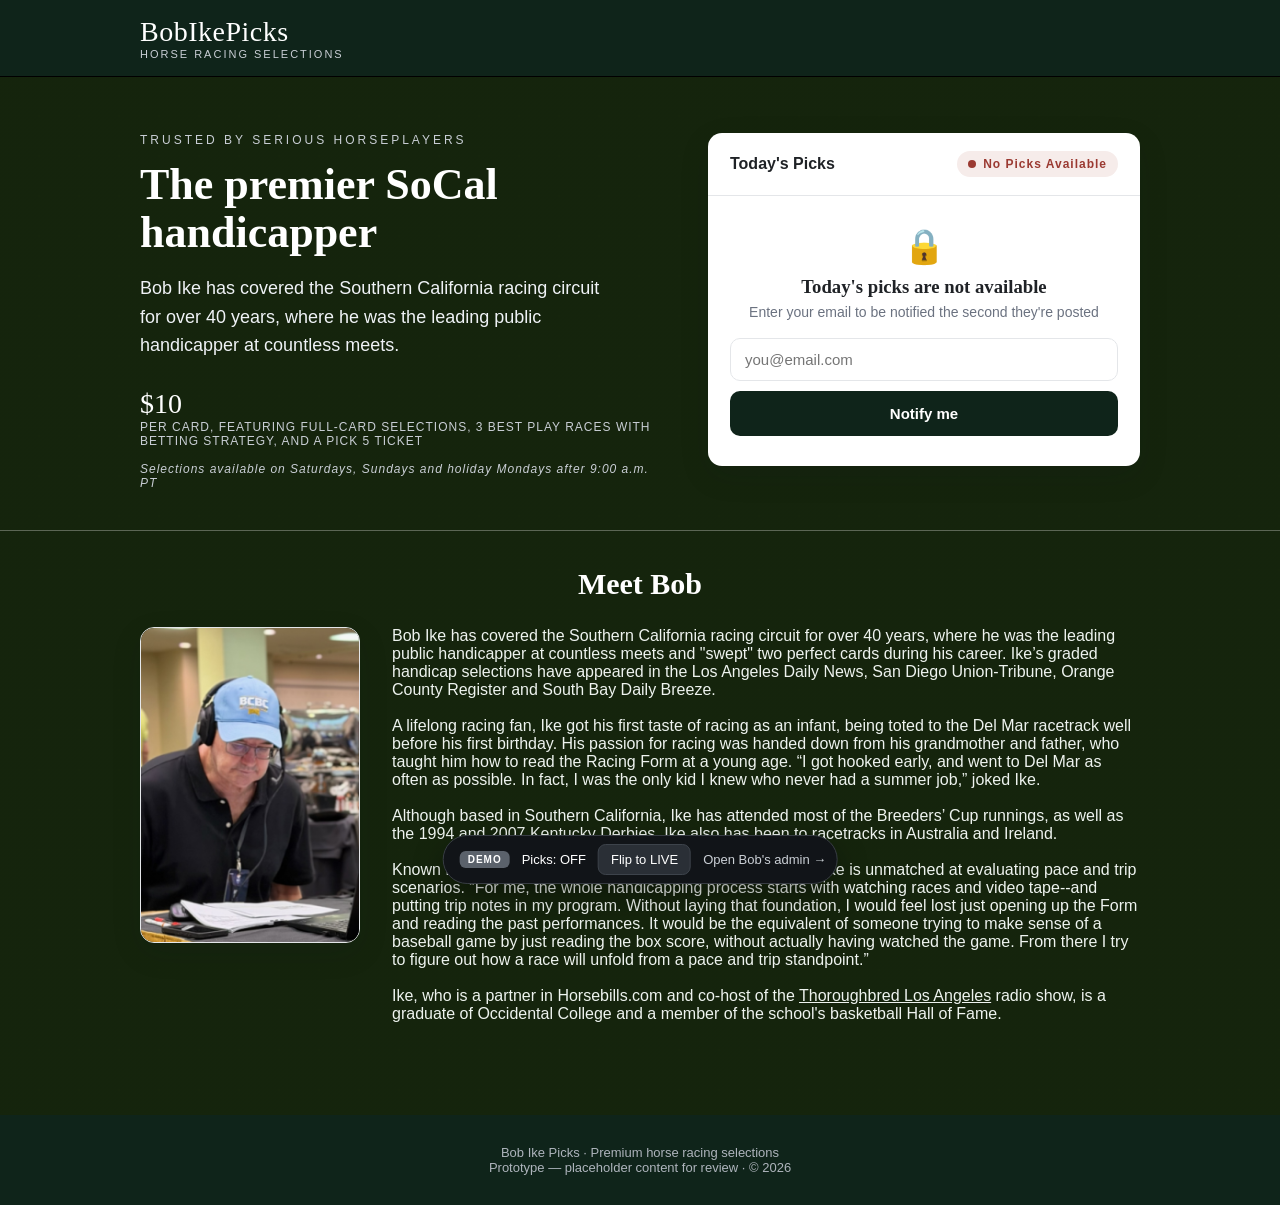
<file: index.html>
<!DOCTYPE html>
<html lang="en">
<head>
  <meta charset="UTF-8" />
  <meta name="viewport" content="width=device-width, initial-scale=1.0" />
  <title>BobIkePicks.com</title>
  <link rel="stylesheet" href="assets/styles.css" />
</head>
<body>
  <!-- NAV -->
  <header class="nav">
    <div class="nav-inner container">
      <a class="brand" href="index.html">
        <span class="name">BobIkePicks<small>Horse Racing Selections</small></span>
      </a>
    </div>
  </header>

  <!-- HERO + BUY CARD -->
  <section class="hero">
    <div class="container hero-grid">
      <div>
        <div class="eyebrow">Trusted by serious horseplayers</div>
        <h1>The premier SoCal handicapper</h1>
        <p class="lead">
          Bob Ike has covered the Southern California racing circuit for over 40 years, where he was the leading public handicapper at countless meets.
        </p>
        <div class="trust-row">
          <div class="stat"><div class="num">$10</div><div class="lbl">Per card, featuring full-card selections, 3 Best Play races with betting strategy, and a Pick 5 ticket<br><br><i  style="text-transform: none;">Selections available on Saturdays, Sundays and holiday Mondays after 9:00 a.m. PT</i></div></div>
        </div>
      </div>

      <!-- Purchase card (state-driven) -->
      <div id="buy" class="buy-card">
        <div class="card-head">
          <strong>Today's Picks</strong>
          <span id="statusBadge" class="badge off"><span class="dot"></span><span class="txt">Not Available yet</span></span>
        </div>

        <!-- LIVE state -->
        <div id="liveState" class="card-body hidden">
          <div class="price">$<span id="priceVal">10</span> <small>/ today's card</small></div>
          <p class="muted" id="liveDate" style="margin:6px 0 0;"></p>
          <ul class="includes">
            <li>Bob Ike's full selections for today at Del Mar</li>
			<li>3 Best Play races with betting strategy</li>
			<li>Pick 5 ticket</li>
            <li>Emailed to you automatically immediately after payment</li>
          </ul>
          <label class="fld" for="email">Where should we send the PDF?</label>
          <input type="email" id="email" placeholder="you@email.com" />
          <div style="height:12px"></div>
          <button onclick="window.location.href='https://www.paypal.com/webapps/hermes?token=45W72553TX6191536&useraction=commit&wpsFlowRedirectToXorouterSkipHermesStartTime=1782868953208&flowType=WPS&mfid=1782868952968_f76669014b70b'" class="btn btn-paypal" id="payBtn"><i>Pay<b>Pal</b></i> &nbsp;— Pay $10</button>
          <p class="fineprint">🔒 Secure checkout via PayPal · pay with PayPal or any card</p>
        </div>

        <!-- OFF state -->
        <div id="offState" class="card-body">
          <div class="off-state">
            <div class="lock">🔒</div>
            <h3>Today's picks are not available</h3>
            <p>Enter your email to be notified the second they're posted</p>
            <input type="email" id="notifyEmail" placeholder="you@email.com" />
            <div style="height:10px"></div>
            <button class="btn btn-dark" id="notifyBtn">Notify me</button>
          </div>
        </div>
      </div>
    </div>
  </section>

  <!-- TRACK RECORD (placeholder) -->
  <section class="block alt" id="record">
    <div class="container">
      <h2>Meet Bob</h2><br>
      <div class="meet">
      <figure class="meet-photo">
        <img src="assets/John_and_Bob.png" alt="Bob Ike at the track" />
      </figure>
      <p class="sub">Bob Ike has covered the Southern California racing circuit for over 40 years, where he was the leading public handicapper at countless meets and "swept" two perfect cards during his career. Ike’s graded handicap selections have appeared in the Los Angeles Daily News, San Diego Union-Tribune, Orange County Register and South Bay Daily Breeze.
	  <br><br>
	  A lifelong racing fan, Ike got his first taste of racing as an infant, being toted to the Del Mar racetrack well before his first birthday. His passion for racing was handed down from his grandmother and father, who taught him how to read the Racing Form at a young age. “I got hooked early, and went to Del Mar as often as possible. In fact, I was the only kid I knew who never had a summer job,” joked Ike.
	  <br><br>
	  Although based in Southern California, Ike has attended most of the Breeders’ Cup runnings, as well as the 1994 and 2007 Kentucky Derbies. Ike also has been to racetracks in Australia and Ireland.
	  <br><br>
	  Known for his keen ability to watch races and analyze video, Ike is unmatched at evaluating pace and trip scenarios. “For me, the whole handicapping process starts with watching races and video tape--and putting trip notes in my program. Without laying that foundation, I would feel lost just opening up the Form and reading the past performances. It would be the equivalent of someone trying to make sense of a baseball game by just reading the box score, without actually having watched the game. From there I try to figure out how a race will unfold from a pace and trip standpoint.”
	  <br><br>
	  Ike, who is a partner in Horsebills.com and co-host of the <a href="https://thoroughbredla.com/">Thoroughbred Los Angeles</a> radio show, is a graduate of Occidental College and a member of the school's basketball Hall of Fame.</p>
      </div>
    </div>
  </section>

  <footer class="footer">
    <div class="container">
      <span class="gold">Bob Ike Picks</span> · Premium horse racing selections<br />
      Prototype — placeholder content for review · © 2026
    </div>
  </footer>

  <!-- DEMO TOOLBAR (not part of the real site) -->
  <div class="demo-bar">
    <span class="tag">Demo</span>
    <span id="demoStatusLabel">Picks: OFF</span>
    <button id="demoToggle">Flip to LIVE</button>
    <a href="admin.html">Open Bob's admin →</a>
  </div>

  <div class="toast" id="toast"></div>

  <script src="assets/state.js"></script>
  <script src="assets/store.js"></script>
</body>
</html>
</file>
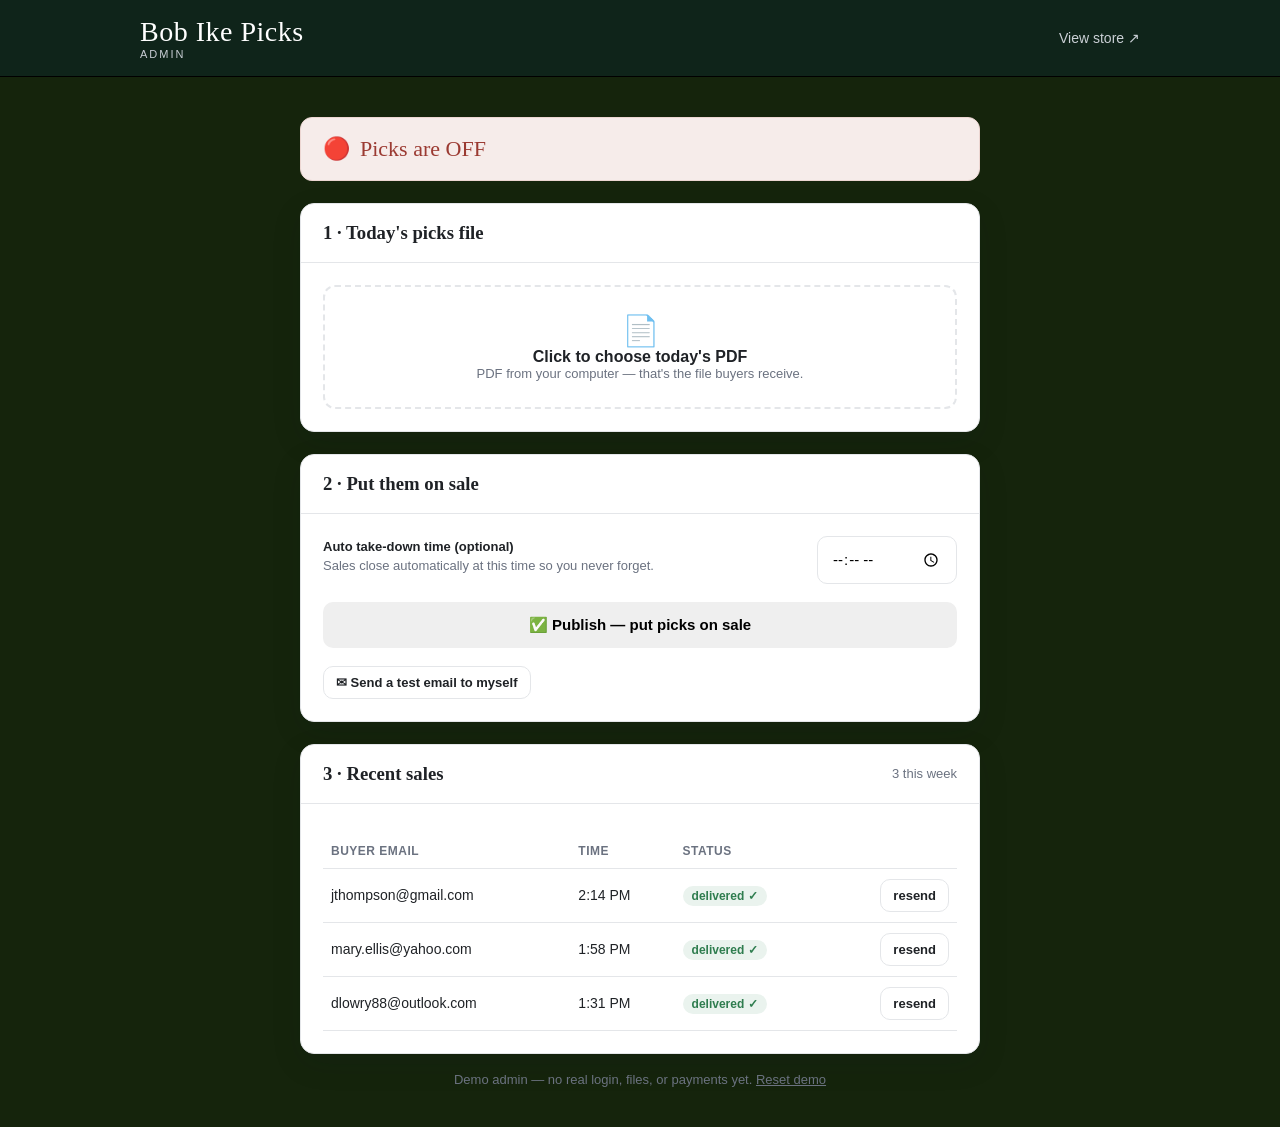
<file: admin.html>
<!DOCTYPE html>
<html lang="en">
<head>
  <meta charset="UTF-8" />
  <meta name="viewport" content="width=device-width, initial-scale=1.0" />
  <title>BobIkePicks.com - Admin</title>
  <link rel="stylesheet" href="assets/styles.css" />
</head>
<body>
  <header class="nav">
    <div class="nav-inner container">
      <a class="brand" href="index.html">
        <span class="name">Bob Ike Picks<small>Admin</small></span>
      </a>
      <nav class="nav-links">
        <a href="index.html">View store ↗</a>
      </nav>
    </div>
  </header>

  <div class="admin-wrap">

    <!-- Status banner -->
    <div id="banner" class="status-banner off">
      <div class="big"><span id="bannerDot">🔴</span> <span id="bannerText">Picks are OFF</span></div>
      <div id="bannerCountdown"></div>
    </div>

    <!-- Step 1: upload -->
    <div class="card" style="margin-bottom:22px;">
      <div class="hd"><h3>1 · Today's picks file</h3></div>
      <div class="bd">
        <div class="upload-zone" id="uploadZone">
          <div class="ic">📄</div>
          <div id="uploadLabel"><strong>Click to choose today's PDF</strong></div>
          <div class="muted" id="uploadHint">PDF from your computer — that's the file buyers receive.</div>
          <div class="fname hidden" id="fileName"></div>
        </div>
        <input type="file" id="fileInput" accept="application/pdf" class="hidden" />
      </div>
    </div>

    <!-- Step 2: publish + auto take-down -->
    <div class="card" style="margin-bottom:22px;">
      <div class="hd"><h3>2 · Put them on sale</h3></div>
      <div class="bd">
        <div class="row between">
          <div>
            <label class="fld" for="autoTime" style="margin-bottom:4px;">Auto take-down time (optional)</label>
            <div class="muted" style="margin-bottom:8px;">Sales close automatically at this time so you never forget.</div>
          </div>
          <input type="time" id="autoTime" style="width:140px;" />
        </div>

        <div class="row mt">
          <button class="btn btn-gold" id="publishBtn">✅ Publish — put picks on sale</button>
          <button class="btn btn-danger hidden" id="takedownBtn">■ Take picks down</button>
        </div>
        <div class="row mt">
          <button class="btn btn-ghost btn-sm" id="testBtn">✉ Send a test email to myself</button>
        </div>
      </div>
    </div>

    <!-- Step 3: sales -->
    <div class="card">
      <div class="hd">
        <h3>3 · Recent sales</h3>
        <span class="muted" id="salesCount"></span>
      </div>
      <div class="bd">
        <table class="sales">
          <thead><tr><th>Buyer email</th><th>Time</th><th>Status</th><th></th></tr></thead>
          <tbody id="salesBody"></tbody>
        </table>
      </div>
    </div>

    <p class="muted" style="text-align:center; margin-top:18px;">
      Demo admin — no real login, files, or payments yet.
      <a href="#" id="resetLink">Reset demo</a>
    </p>
  </div>

  <div class="toast" id="toast"></div>

  <script src="assets/state.js"></script>
  <script src="assets/admin.js"></script>
</body>
</html>
</file>
<file: assets/styles.css>
/* ===========================================================
   Bob Ike Picks — prototype styles
   Greyscale theme (grey + white). Easy to reskin later:
   change the variables in :root below.
   Green/red are kept ONLY for the live/off status indicator
   because they communicate state — easy to neutralize if you
   want pure greyscale there too.
   =========================================================== */

:root {
  --dark: #0f241a;       /* darkest green — navbar (unchanged) + buttons */
  --dark-2: #163123;
  --dark-3: #1e3d2d;
  --accent: #4b5159;     /* mid grey accent */
  --accent-soft: #c9ced5;/* light grey text on dark backgrounds */
  --bg: #15240c;         /* page background */
  --paper: #ffffff;
  --ink: #1f2226;
  --muted: #6b7280;
  --line: #e4e6e9;
  --green: #2f7d4f;
  --green-soft: #eaf3ee;
  --red: #9b3a32;
  --red-soft: #f6ecea;
  --shadow: 0 10px 30px rgba(20, 24, 30, 0.12);
  --radius: 14px;
  --serif: Georgia, "Times New Roman", serif;
  --sans: -apple-system, BlinkMacSystemFont, "Segoe UI", Roboto, Helvetica, Arial, sans-serif;
}

* { box-sizing: border-box; }

html, body {
  margin: 0;
  padding: 0;
  font-family: var(--sans);
  color: var(--ink);
  background: var(--bg);
  -webkit-font-smoothing: antialiased;
}

a { color: inherit; }

.container {
  width: 100%;
  max-width: 1040px;
  margin: 0 auto;
  padding: 0 20px;
}

/* ---------- Top nav ---------- */
.nav {
  background: var(--dark);
  color: #fff;
  border-bottom: 1px solid #000;
  position: sticky;
  top: 0;
  z-index: 50;
}
.nav-inner {
  display: flex;
  align-items: center;
  justify-content: space-between;
  padding: 16px 20px;
}
.brand {
  display: flex;
  align-items: center;
  gap: 12px;
  text-decoration: none;
  color: #fff;
}
.brand .name {
  font-family: var(--serif);
  font-size: 28px;
  letter-spacing: .5px;
}
.brand .name small {
  display: block;
  font-family: var(--sans);
  font-size: 11px;
  letter-spacing: 2px;
  text-transform: uppercase;
  color: var(--accent-soft);
}
.nav-links { display: flex; gap: 26px; font-size: 14px; }
.nav-links a { text-decoration: none; color: #cbd0d6; }
.nav-links a:hover { color: #fff; }
.nav-banner {
  display: block;
  width: 400px;
  height: 60px;
  max-width: 100%;
  border-radius: 5px;
}

/* ---------- Meet Bob ---------- */
.meet { display: flex; gap: 32px; align-items: flex-start; }
.meet .meet-photo { flex: 0 0 220px; margin: 0; }
.meet .meet-photo img {
  width: 100%;
  display: block;
  border-radius: var(--radius);
  border: 1px solid var(--line);
  box-shadow: var(--shadow);
}
.meet .sub { flex: 1; margin-top: 0; text-align: left; }

/* Meet Bob section: same dark-green background as the hero */
#record {
  background:
    linear-gradient(180deg, rgba(21,36,12,.95), rgba(21,36,12,.95)),
    url("data:image/svg+xml,%3Csvg xmlns='http://www.w3.org/2000/svg' width='40' height='40'%3E%3Cpath d='M0 39h40M39 0v40' stroke='%23ffffff10'/%3E%3C/svg%3E");
  border-top: 1px solid rgba(255, 255, 255, 0.3);
  border-bottom: none;
  color: #fff;
  padding-top: 36px;
}
#record h2 { color: #fff; }
#record .sub { color: #eef3ef; }

/* ---------- Hero ---------- */
.hero {
  background:
    linear-gradient(180deg, rgba(21,36,12,.95), rgba(21,36,12,.95)),
    url("data:image/svg+xml,%3Csvg xmlns='http://www.w3.org/2000/svg' width='40' height='40'%3E%3Cpath d='M0 39h40M39 0v40' stroke='%23ffffff10'/%3E%3C/svg%3E");
  color: #fff;
  padding: 56px 0 40px;
}
.hero-grid {
  display: grid;
  grid-template-columns: 1.1fr .9fr;
  gap: 40px;
  align-items: start;
}
.eyebrow {
  text-transform: uppercase;
  letter-spacing: 3px;
  font-size: 12px;
  color: var(--accent-soft);
  margin-bottom: 14px;
}
.hero h1 {
  font-family: var(--serif);
  font-size: 44px;
  line-height: 1.1;
  margin: 0 0 16px;
}
.hero p.lead {
  font-size: 18px;
  color: #eff2f6;
  line-height: 1.6;
  margin: 0 0 24px;
  max-width: 460px;
}
.trust-row {
  display: flex;
  gap: 28px;
  margin-top: 28px;
  flex-wrap: wrap;
}
.trust-row .stat .num {
  font-family: var(--serif);
  font-size: 28px;
  color: #fff;
}
.trust-row .stat .lbl {
  font-size: 12px;
  text-transform: uppercase;
  letter-spacing: 1px;
  color: var(--accent-soft);
}

/* ---------- Purchase card ---------- */
.buy-card {
  background: var(--paper);
  color: var(--ink);
  border-radius: var(--radius);
  box-shadow: var(--shadow);
  overflow: hidden;
}
.buy-card .card-head {
  padding: 18px 22px;
  border-bottom: 1px solid var(--line);
  display: flex;
  align-items: center;
  justify-content: space-between;
}
.badge {
  display: inline-flex;
  align-items: center;
  gap: 7px;
  font-size: 12px;
  font-weight: 700;
  letter-spacing: 1px;
  padding: 6px 11px;
  border-radius: 999px;
}
.badge .dot { width: 8px; height: 8px; border-radius: 50%; }
.badge.live { background: var(--green-soft); color: var(--green); }
.badge.live .dot { background: var(--green); box-shadow: 0 0 0 3px rgba(47,125,79,.18); }
.badge.off { background: var(--red-soft); color: var(--red); }
.badge.off .dot { background: var(--red); }

.card-body { padding: 22px; }
.price {
  font-family: var(--serif);
  font-size: 40px;
  line-height: 1;
}
.price small { font-size: 15px; color: var(--muted); font-family: var(--sans); }
.includes { list-style: none; padding: 0; margin: 16px 0 20px; }
.includes li {
  display: flex; gap: 10px; align-items: flex-start;
  padding: 6px 0; font-size: 14px; color: #333;
}
.includes li::before { content: "✓"; color: var(--green); font-weight: 700; }

label.fld { display: block; font-size: 13px; font-weight: 600; margin-bottom: 6px; }
input[type=email], input[type=text], input[type=time] {
  width: 100%;
  padding: 12px 14px;
  border: 1px solid var(--line);
  border-radius: 10px;
  font-size: 15px;
  font-family: var(--sans);
}
input:focus { outline: 2px solid var(--accent); border-color: var(--accent); }

.btn {
  display: inline-flex; align-items: center; justify-content: center;
  gap: 8px;
  width: 100%;
  padding: 14px 18px;
  border: none;
  border-radius: 10px;
  font-size: 15px;
  font-weight: 700;
  cursor: pointer;
  transition: transform .05s ease, filter .15s ease;
}
.btn:active { transform: translateY(1px); }
.btn-paypal { background: var(--dark); color: #fff; font-size: 16px; }
.btn-paypal:hover { filter: brightness(1.12); }
.btn-paypal i { font-style: normal; font-weight: 800; }
.btn-primary { background: var(--dark); color: #fff; }
.btn-dark { background: var(--dark); color: #fff; }
.btn-ghost { background: #fff; color: var(--ink); border: 1px solid var(--line); width: auto; padding: 9px 14px; }
.btn-ghost:hover { background: var(--bg); }
.btn-danger { background: var(--red); color: #fff; }
.btn-sm { width: auto; padding: 8px 12px; font-size: 13px; }
.btn:disabled { opacity: .5; cursor: not-allowed; }

.fineprint { font-size: 12px; color: var(--muted); text-align: center; margin-top: 12px; }

/* OFF state */
.off-state { text-align: center; padding: 8px 0; }
.off-state .lock { font-size: 34px; }
.off-state h3 { font-family: var(--serif); margin: 10px 0 6px; }
.off-state p { color: var(--muted); font-size: 14px; margin: 0 0 18px; }

.hidden { display: none !important; }

/* ---------- Sections ---------- */
section.block { padding: 56px 0; }
section.block.alt { background: var(--paper); border-top: 1px solid var(--line); border-bottom: 1px solid var(--line); }
.block h2 {
  font-family: var(--serif);
  font-size: 30px;
  text-align: center;
  margin: 0 0 8px;
}
.block .sub { color: var(--muted); margin: 0 0 36px; }
.steps { display: grid; grid-template-columns: repeat(3, 1fr); gap: 22px; }
.step {
  background: var(--bg);
  border: 1px solid var(--line);
  border-radius: var(--radius);
  padding: 24px;
  text-align: center;
}
.step .n {
  width: 38px; height: 38px; border-radius: 50%;
  background: var(--dark); color: #fff;
  display: grid; place-items: center; margin: 0 auto 14px;
  font-family: var(--serif); font-size: 18px;
}
.step h4 { margin: 0 0 8px; }
.step p { color: var(--muted); font-size: 14px; margin: 0; line-height: 1.5; }

/* ---------- Footer ---------- */
.footer {
  background: var(--dark);
  color: #aeb4bc;
  padding: 30px 0;
  font-size: 13px;
  text-align: center;
}
.footer .accent { color: #fff; }

/* ---------- Demo toolbar ---------- */
.demo-bar {
  position: fixed;
  left: 50%; transform: translateX(-50%);
  bottom: 16px;
  background: #111418;
  color: #fff;
  border: 1px solid #383d44;
  border-radius: 999px;
  padding: 8px 10px 8px 16px;
  display: flex; align-items: center; gap: 12px;
  box-shadow: 0 12px 30px rgba(0,0,0,.35);
  z-index: 999;
  font-size: 13px;
}
.demo-bar .tag {
  background: #5b626b; color: #fff;
  font-weight: 800; font-size: 10px; letter-spacing: 1px;
  padding: 3px 8px; border-radius: 6px; text-transform: uppercase;
}
.demo-bar button {
  background: #2a2f36; color: #fff; border: 1px solid #3d434b;
  border-radius: 8px; padding: 7px 12px; cursor: pointer; font-size: 13px;
}
.demo-bar button:hover { background: #3d434b; }
.demo-bar a { color: #cbd0d6; text-decoration: none; }

/* ---------- Admin ---------- */
.admin-wrap { max-width: 720px; margin: 40px auto; padding: 0 20px; }
.card {
  background: var(--paper);
  border: 1px solid var(--line);
  border-radius: var(--radius);
  box-shadow: var(--shadow);
  overflow: hidden;
}
.card .hd {
  padding: 18px 22px; border-bottom: 1px solid var(--line);
  display: flex; align-items: center; justify-content: space-between;
}
.card .hd h3 { margin: 0; font-family: var(--serif); }
.card .bd { padding: 22px; }
.status-banner {
  display: flex; align-items: center; justify-content: space-between;
  padding: 18px 22px; border-radius: 12px; margin-bottom: 22px;
}
.status-banner.live { background: var(--green-soft); border: 1px solid #cfe3d6; }
.status-banner.off { background: var(--red-soft); border: 1px solid #ecd6d2; }
.status-banner .big {
  font-family: var(--serif); font-size: 22px; display: flex; align-items: center; gap: 10px;
}
.status-banner.live .big { color: var(--green); }
.status-banner.off .big { color: var(--red); }

.upload-zone {
  border: 2px dashed var(--line);
  border-radius: 12px;
  padding: 26px;
  text-align: center;
  cursor: pointer;
  transition: border-color .15s, background .15s;
}
.upload-zone:hover { border-color: var(--accent); background: #fafbfc; }
.upload-zone.has-file { border-style: solid; border-color: var(--green); background: var(--green-soft); }
.upload-zone .ic { font-size: 30px; }
.upload-zone .fname { font-weight: 700; margin-top: 8px; }

.row { display: flex; gap: 12px; align-items: center; }
.row.between { justify-content: space-between; }
.mt { margin-top: 18px; }
.muted { color: var(--muted); font-size: 13px; }

.countdown {
  font-family: var(--serif);
  font-size: 18px;
  color: var(--ink);
  background: var(--bg);
  border: 1px solid var(--line);
  padding: 8px 12px; border-radius: 8px; display: inline-block;
}

.sales { width: 100%; border-collapse: collapse; margin-top: 8px; }
.sales th, .sales td { text-align: left; padding: 10px 8px; border-bottom: 1px solid var(--line); font-size: 14px; }
.sales th { color: var(--muted); font-weight: 600; font-size: 12px; text-transform: uppercase; letter-spacing: .5px; }
.pill { font-size: 12px; padding: 3px 9px; border-radius: 999px; background: var(--green-soft); color: var(--green); font-weight: 600; }

.toast {
  position: fixed; bottom: 80px; left: 50%; transform: translateX(-50%);
  background: var(--dark); color: #fff; padding: 12px 20px; border-radius: 10px;
  box-shadow: var(--shadow); z-index: 1000; font-size: 14px;
  opacity: 0; pointer-events: none; transition: opacity .2s, transform .2s;
}
.toast.show { opacity: 1; transform: translateX(-50%) translateY(-6px); }

/* ---------- Responsive ---------- */
@media (max-width: 820px) {
  .hero-grid { grid-template-columns: 1fr; }
  .hero h1 { font-size: 34px; }
  .steps { grid-template-columns: 1fr; }
  .nav-links { display: none; }
  .meet { flex-direction: column; }
  .meet .meet-photo { flex: 0 0 auto; align-self: center; max-width: 340px; }
}
@media (max-width: 600px) {
  .nav-banner { height: auto; }
}
</file>
